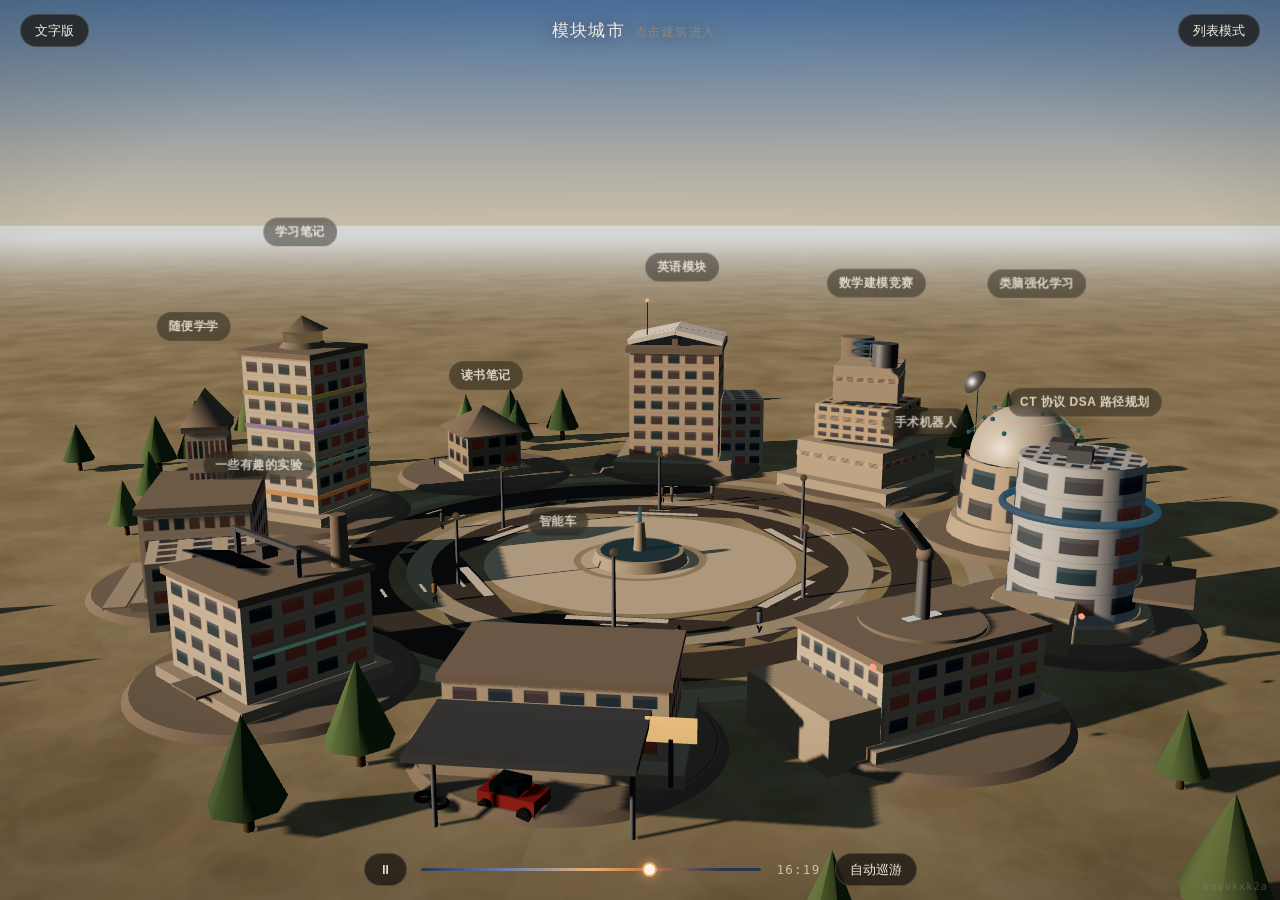
<file: index.html>
<!DOCTYPE html>
<html lang="zh-CN" data-theme="light">
<head>
<meta charset="utf-8">
<meta name="viewport" content="width=device-width, initial-scale=1">
<title>模块城市 · LGH</title>
<meta name="description" content="把主页上的模块做成一整座城市，点击建筑进入。">
<meta name="robots" content="noindex">
<link rel="stylesheet" href="city.css">
<script type="importmap">
{
  "imports": {
    "three": "./assets/vendor/three.module.min.js",
    "three/addons/": "./assets/vendor/"
  }
}
</script>
</head>
<body>

<div id="scene" aria-hidden="true"></div>
<div id="labels" aria-hidden="true"></div>

<header class="hud top">
  <a class="back" href="home/">文字版</a>
  <div class="title">模块城市<span>点击建筑进入</span></div>
  <button id="listBtn" class="ghost" type="button">列表模式</button>
  <button id="exitRoom" class="ghost" type="button" hidden>← 回到街道</button>
</header>

<aside id="card" class="card" hidden>
  <div class="card-tag" id="cardTag"></div>
  <h2 id="cardTitle"></h2>
  <p id="cardDesc"></p>
  <div class="card-actions">
    <a id="cardGo" class="primary" href="#">进入</a>
    <button id="cardClose" class="ghost" type="button">关闭</button>
  </div>
</aside>

<footer class="hud bottom">
  <button id="playBtn" class="ghost" type="button" aria-label="暂停昼夜循环">⏸</button>
  <input id="timeRange" type="range" min="0" max="24" step="0.01" value="17.6" aria-label="时间">
  <output id="clock">17:36</output>
  <button id="rotateBtn" class="ghost" type="button">自动巡游</button>
</footer>

<div id="build" title="构建版本">bmwvkxk2a</div>

<div id="hint" class="hint">拖动旋转 · 滚轮缩放 · 点击建筑</div>

<div id="loading" class="loading"><div class="spinner"></div><span>正在建城…</span></div>

<section id="fallback" class="fallback" hidden>
  <h1>模块</h1>
  <ul id="fallbackList"></ul>
  <p class="fallback-note">你的浏览器没有开启 WebGL，这里用列表方式呈现同样的内容。</p>
</section>

<script type="module" src="city.js?v=bmwvkxk2a"></script>
</body>
</html>
</file>
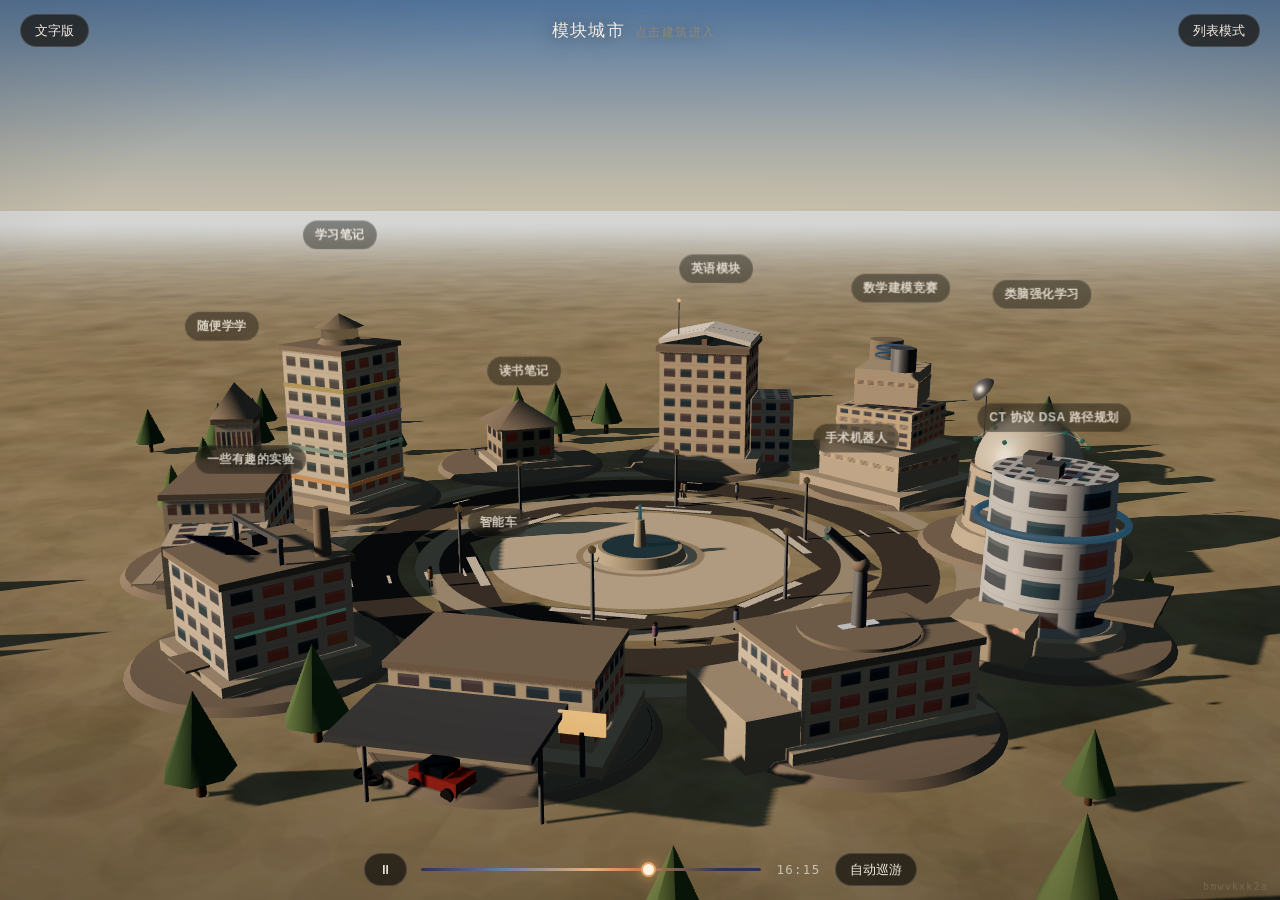
<file: city/index.html>
<!DOCTYPE html>
<html lang="zh-CN"><head><meta charset="utf-8">
<title>模块城市</title>
<meta http-equiv="refresh" content="0; url=../">
<link rel="canonical" href="../">
</head><body style="margin:0;height:100vh;display:grid;place-items:center;background:#0d1018;color:#c9c0b1;font-family:system-ui">
<p><a href="../" style="color:#e2a463">进入模块城市</a></p>
</body></html>
</file>
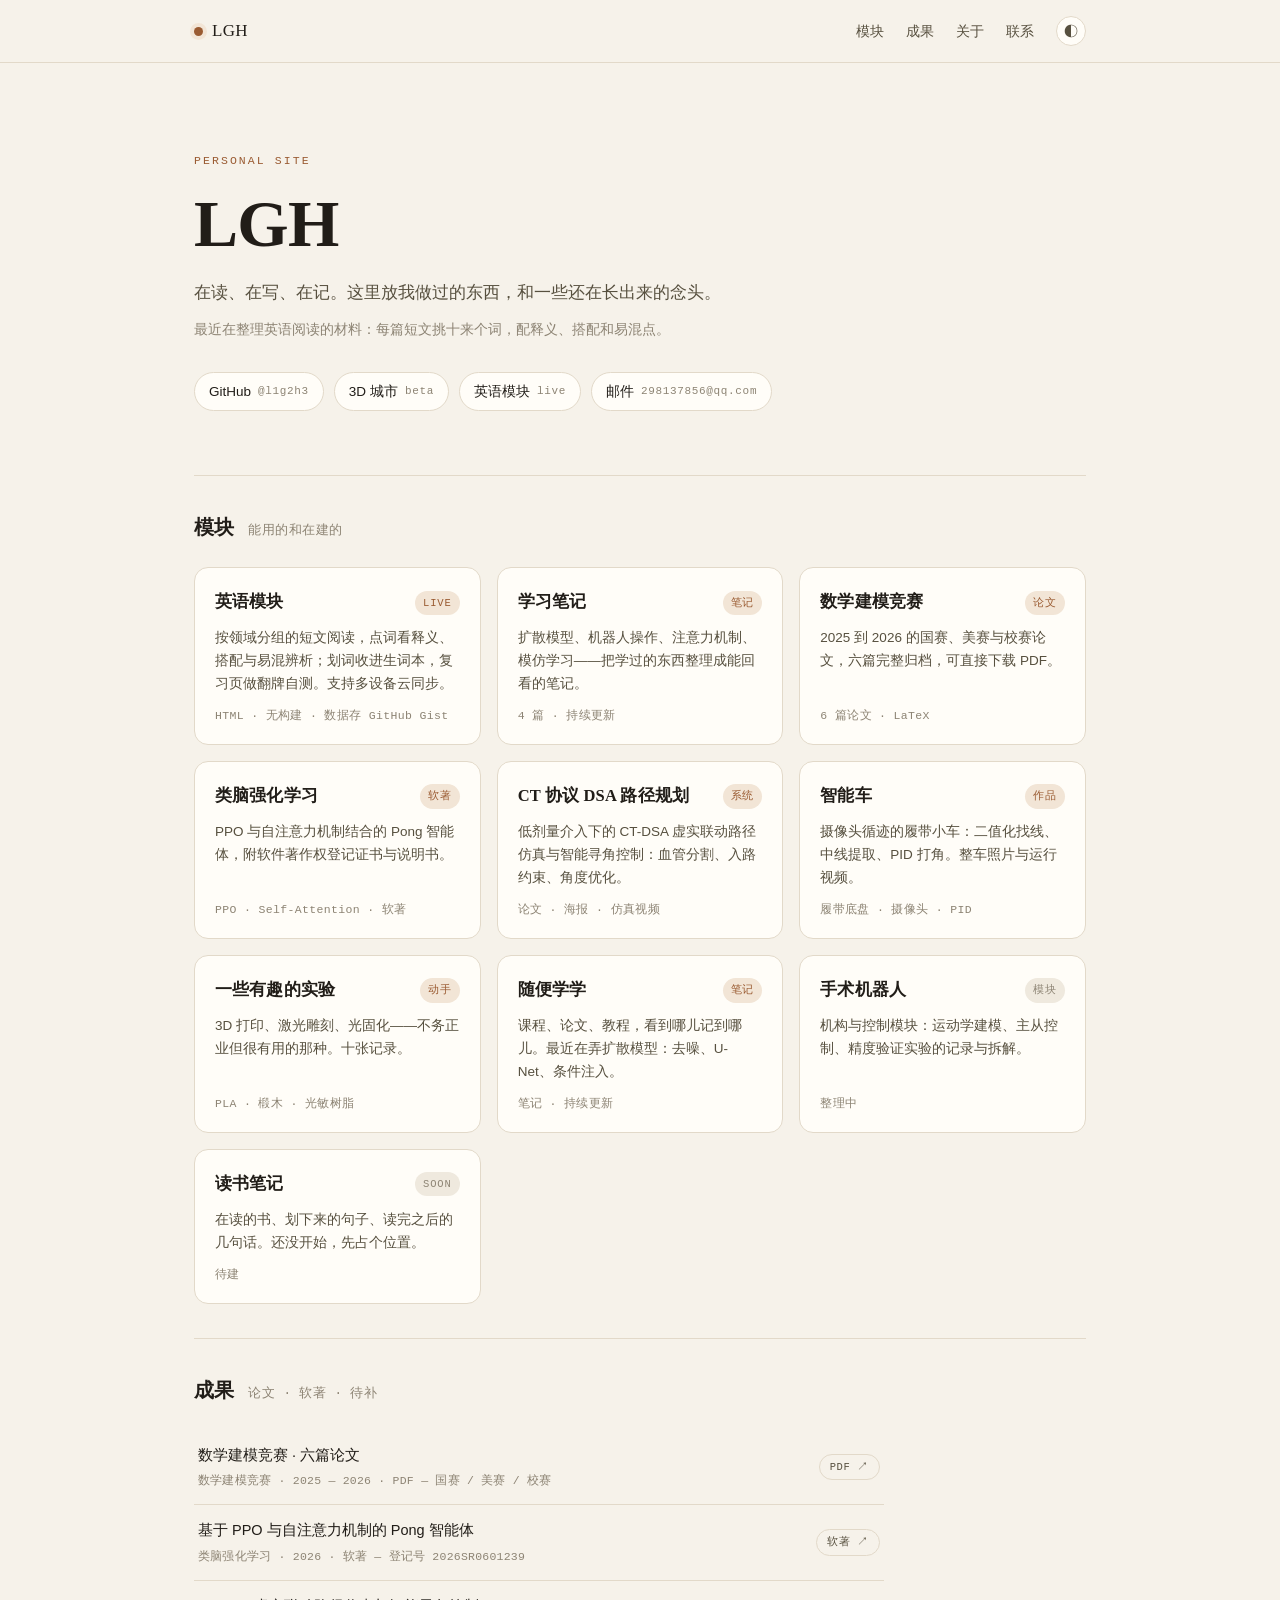
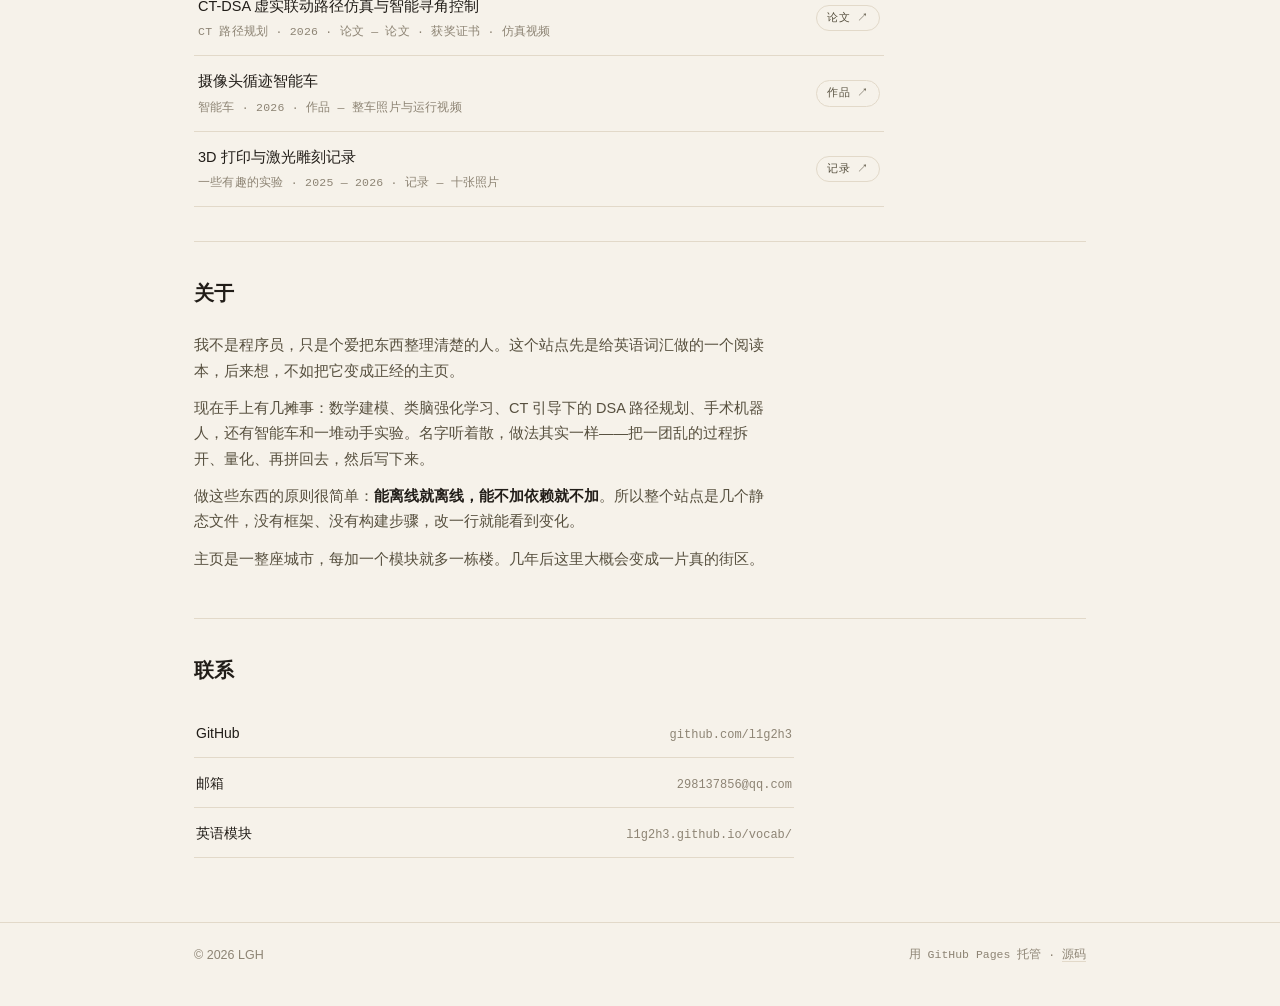
<file: home/index.html>
<!DOCTYPE html>
<html lang="zh-CN" data-theme="light">
<head>
<meta charset="utf-8">
<meta name="viewport" content="width=device-width, initial-scale=1">
<title>LGH</title>
<meta name="description" content="个人主页：阅读、词汇与一些小工具。">
<meta name="robots" content="noindex">
<link rel="stylesheet" href="../assets/home.css">
</head>
<body>

<header class="top">
  <div class="wrap top-in">
    <a class="brand" href="./">
      <span class="dot" aria-hidden="true"></span>
      <span id="brandName">LGH</span>
    </a>
    <nav class="nav">
      <a href="#work">模块</a>
      <a href="#papers">成果</a>
      <a href="#about">关于</a>
      <a href="#contact">联系</a>
      <button id="themeBtn" class="icon-btn" title="切换配色" aria-label="切换配色">◐</button>
    </nav>
  </div>
</header>

<main class="wrap">

  <section class="hero">
    <p class="eyebrow" id="heroKicker">PERSONAL SITE</p>
    <h1 class="hero-title" id="heroTitle">LGH</h1>
    <p class="hero-sub" id="heroSub">在这里放一句自我介绍。</p>
    <p class="hero-note" id="heroNote"></p>
    <div class="hero-links" id="heroLinks"></div>
  </section>

  <section id="work" class="block">
    <div class="block-head">
      <h2>模块</h2>
      <span class="block-hint">能用的和在建的</span>
    </div>
    <div class="grid" id="modules"></div>
  </section>

  <section id="papers" class="block">
    <div class="block-head">
      <h2>成果</h2>
      <span class="block-hint">论文 · 软著 · 待补</span>
    </div>
    <ul class="papers" id="paperList"></ul>
  </section>

  <section id="about" class="block">
    <div class="block-head"><h2>关于</h2></div>
    <div class="prose" id="aboutText"></div>
  </section>

  <section id="contact" class="block">
    <div class="block-head"><h2>联系</h2></div>
    <ul class="links" id="contactList"></ul>
  </section>

</main>

<footer class="foot">
  <div class="wrap foot-in">
    <span>© <span id="year">2026</span> <span id="footName">LGH</span></span>
    <span class="foot-dim">用 GitHub Pages 托管 · <a href="https://github.com/l1g2h3/l1g2h3.github.io">源码</a></span>
  </div>
</footer>

<script src="../assets/home.js"></script>
</body>
</html>
</file>
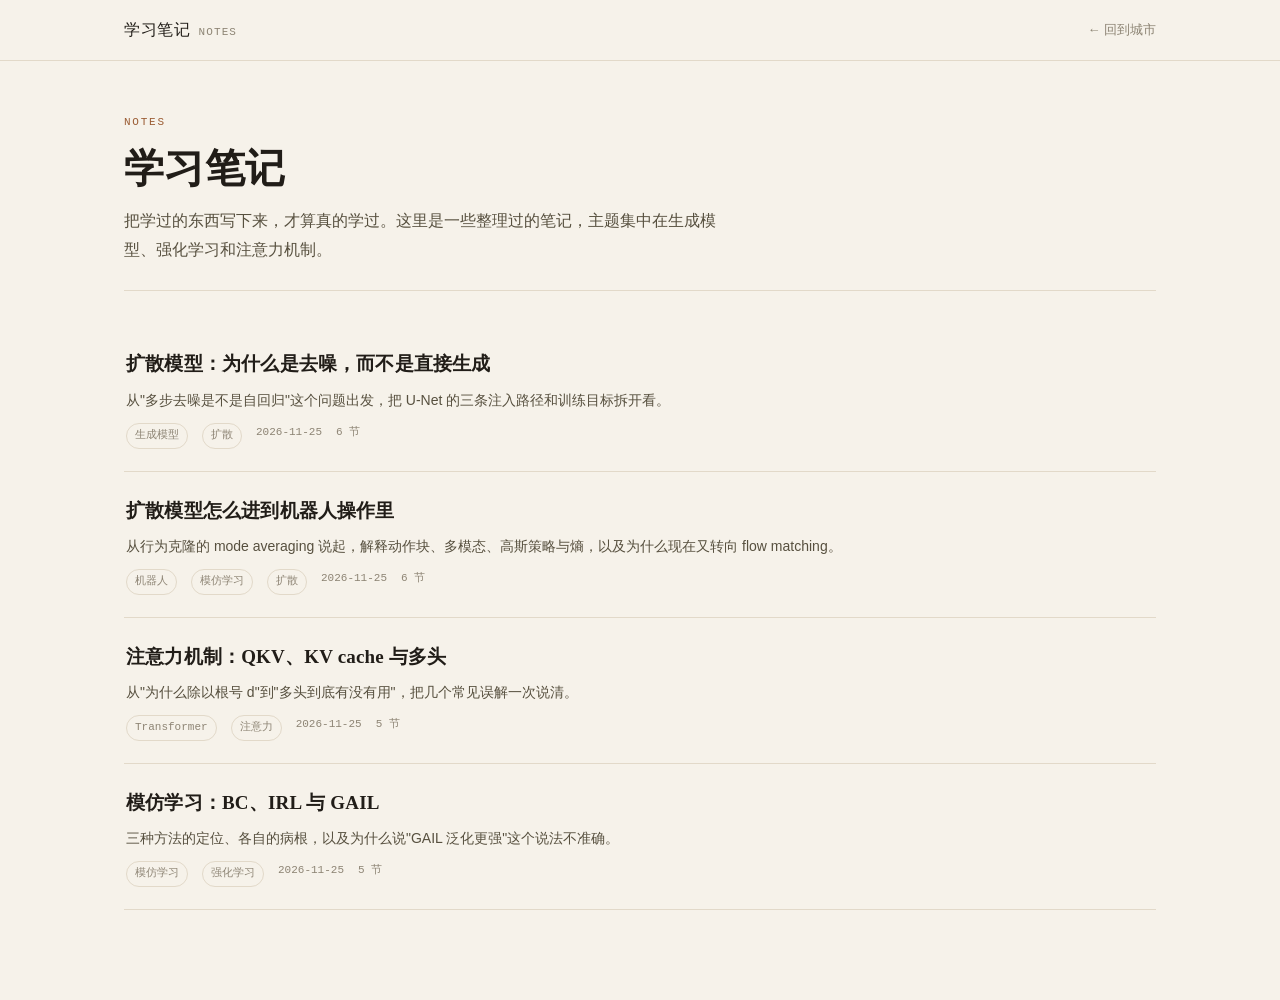
<file: notes/index.html>
<!DOCTYPE html>
<html lang="zh-CN" data-theme="light">
<head>
<meta charset="utf-8">
<meta name="viewport" content="width=device-width, initial-scale=1">
<title>学习笔记 · LGH</title>
<meta name="robots" content="noindex">
<link rel="stylesheet" href="notes.css">
</head>
<body>

<header class="top">
  <div class="top-in">
    <a class="brand" href="./">学习笔记<span>NOTES</span></a>
    <a href="../" style="font-size:13px;color:var(--ink-3)">← 回到城市</a>
  </div>
</header>

<div class="layout">
  <aside id="toc" class="toc"></aside>
  <main id="main"></main>
</div>

<script src="notes-data.js"></script>
<script src="notes.js"></script>
</body>
</html>
</file>
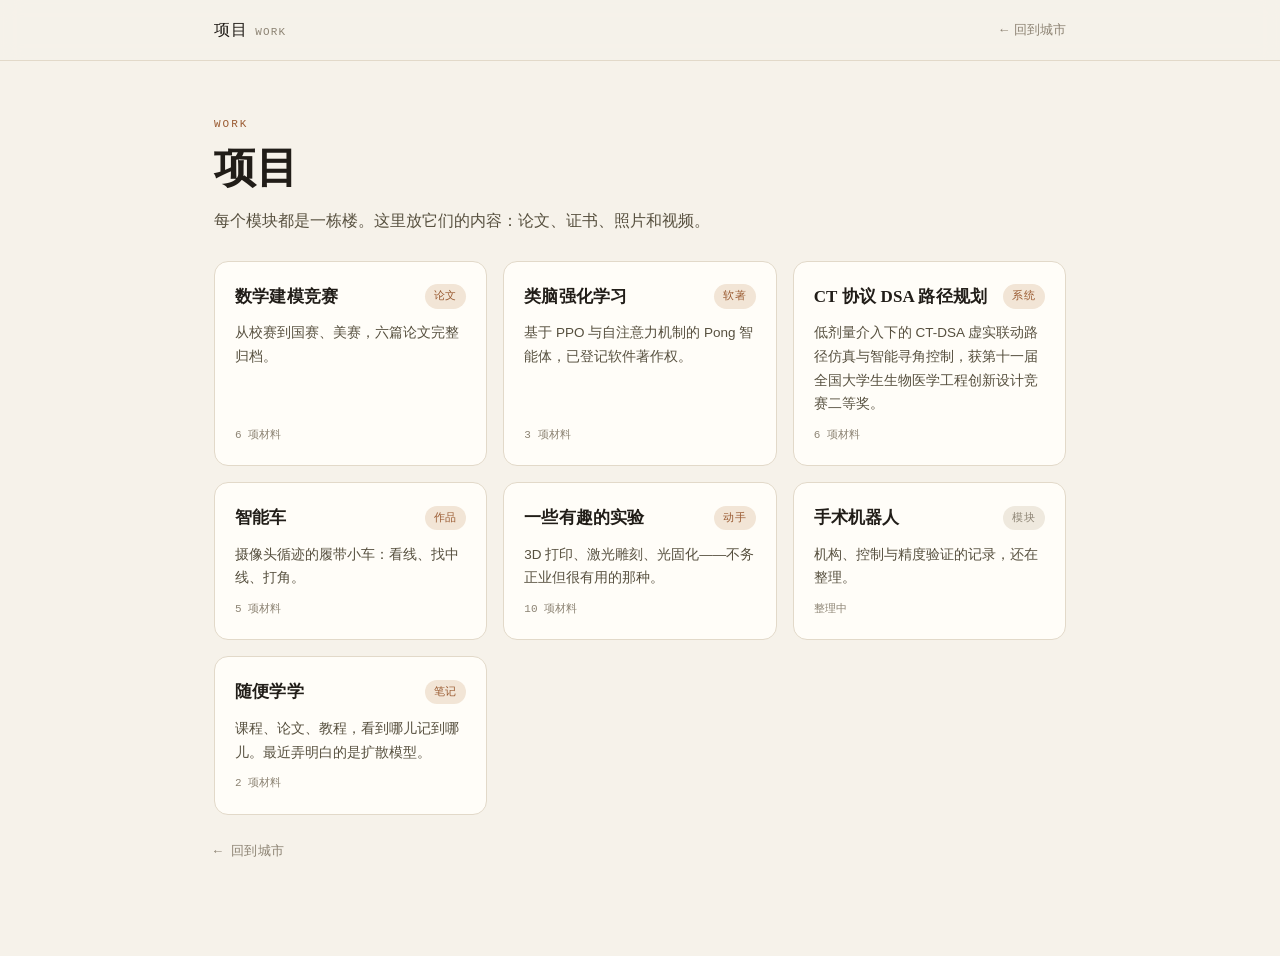
<file: work/index.html>
<!DOCTYPE html>
<html lang="zh-CN" data-theme="light">
<head>
<meta charset="utf-8">
<meta name="viewport" content="width=device-width, initial-scale=1">
<title>项目 · LGH</title>
<meta name="robots" content="noindex">
<link rel="stylesheet" href="work.css">
</head>
<body>

<header class="top">
  <div class="top-in">
    <a class="brand" href="./">项目<span>WORK</span></a>
    <a href="../" style="font-size:13px;color:var(--ink-3)">← 回到城市</a>
  </div>
</header>

<main id="main"></main>

<script src="work-data.js"></script>
<script src="work.js"></script>
</body>
</html>
</file>
<file: city.css>
/* 模块城市 — 界面层样式
   3D 场景在 canvas 里，这里只负责 HUD、标签、卡片、加载与降级列表 */

:root {
  --ink: #f2ece1;
  --ink-2: #c9c0b1;
  --ink-3: #8e8577;
  --accent: #e2a463;
  --accent-2: #f0c08a;
  --panel: rgba(22, 19, 15, .72);
  --panel-2: rgba(30, 26, 20, .86);
  --line: rgba(255, 255, 255, .14);
  --line-2: rgba(255, 255, 255, .08);
  --sans: -apple-system, BlinkMacSystemFont, "Segoe UI", "PingFang SC", "Hiragino Sans GB", "Microsoft YaHei", "Noto Sans SC", sans-serif;
  --serif: "Iowan Old Style", "Palatino Linotype", Palatino, Georgia, "Songti SC", serif;
  --mono: "SFMono-Regular", "Cascadia Mono", Consolas, monospace;
}

* { box-sizing: border-box; }
html, body { height: 100%; }
body {
  margin: 0;
  overflow: hidden;
  background: #0d1018;
  color: var(--ink);
  font-family: var(--sans);
  font-size: 14px;
  -webkit-font-smoothing: antialiased;
}

#scene { position: fixed; inset: 0; }
#scene canvas { display: block; width: 100%; height: 100%; }

/* 暗角，让画面收得住 */
body::after {
  content: ''; position: fixed; inset: 0; z-index: 4; pointer-events: none;
  background: radial-gradient(120% 90% at 50% 42%, transparent 42%, rgba(0, 0, 0, .42) 100%);
}

/* ---------- HUD ---------- */
.hud {
  position: fixed; left: 0; right: 0; z-index: 10;
  display: flex; align-items: center; gap: 14px;
  padding: 14px 20px;
  pointer-events: none;
}
.hud > * { pointer-events: auto; }
.top { top: 0; justify-content: space-between; }

.back, .ghost, .primary {
  font: inherit; font-size: 13px; line-height: 1;
  padding: 9px 14px; border-radius: 999px;
  border: 1px solid var(--line);
  background: var(--panel);
  color: var(--ink);
  backdrop-filter: blur(10px);
  text-decoration: none; cursor: pointer;
  transition: border-color .2s, background .2s, color .2s, transform .2s;
}
.back:hover, .ghost:hover { border-color: var(--accent); color: var(--accent-2); }
.primary {
  border-color: transparent;
  background: linear-gradient(180deg, #e8b077, #cf8b46);
  color: #221a10; font-weight: 600;
}
.primary:hover { transform: translateY(-1px); }
.ghost[aria-pressed="true"] { border-color: var(--accent); color: var(--accent-2); }

.title {
  font-family: var(--serif); font-size: 17px; letter-spacing: .08em;
  display: flex; align-items: baseline; gap: 10px;
  text-shadow: 0 2px 18px rgba(0, 0, 0, .5);
}
.title span {
  font-family: var(--sans); font-size: 11.5px; letter-spacing: .12em;
  color: var(--ink-3); text-transform: uppercase;
}

.bottom { bottom: 0; justify-content: center; gap: 12px; flex-wrap: wrap; }
#timeRange {
  -webkit-appearance: none; appearance: none;
  width: min(46vw, 340px); height: 3px; border-radius: 2px;
  background: linear-gradient(90deg, #2a3550, #6b7fa8 25%, #e8b077 50%, #d2864a 62%, #2a3550 88%);
  outline: none; cursor: pointer;
}
#timeRange::-webkit-slider-thumb {
  -webkit-appearance: none; width: 15px; height: 15px; border-radius: 50%;
  background: #fff3e0; border: 2px solid var(--accent);
  box-shadow: 0 0 12px rgba(226, 164, 99, .8); cursor: grab;
}
#timeRange::-moz-range-thumb {
  width: 13px; height: 13px; border-radius: 50%; background: #fff3e0;
  border: 2px solid var(--accent); box-shadow: 0 0 12px rgba(226, 164, 99, .8);
}
#clock {
  font-family: var(--mono); font-size: 12.5px; letter-spacing: .1em;
  color: var(--ink-2); min-width: 48px; text-align: center;
}

.hint {
  position: fixed; left: 50%; bottom: 76px; transform: translateX(-50%);
  z-index: 9; font-family: var(--mono); font-size: 11px; letter-spacing: .1em;
  color: var(--ink-3); text-align: center; pointer-events: none;
  transition: opacity .6s;
}

/* ---------- 建筑标签 ---------- */
#labels { position: fixed; inset: 0; z-index: 5; pointer-events: none; overflow: hidden; }
.label {
  position: absolute; transform: translate(-50%, -50%);
  padding: 5px 11px; border-radius: 999px;
  background: rgba(18, 16, 12, .55); border: 1px solid var(--line-2);
  backdrop-filter: blur(6px);
  font-size: 12px; letter-spacing: .04em; white-space: nowrap; color: var(--ink-2);
  transition: opacity .3s, color .2s, border-color .2s, background .2s;
}
.label b { font-weight: 600; color: var(--ink); }
.label.soon { color: var(--ink-3); border-style: dashed; }
.label.active { border-color: var(--accent); color: var(--accent-2); background: rgba(30, 22, 14, .8); }

/* ---------- 模块卡片 ---------- */
.card {
  position: fixed; right: 22px; bottom: 84px; z-index: 12;
  width: min(340px, calc(100vw - 44px));
  padding: 20px 22px 18px;
  border-radius: 16px;
  background: var(--panel-2); border: 1px solid var(--line);
  backdrop-filter: blur(16px);
  box-shadow: 0 30px 70px -30px rgba(0, 0, 0, .9);
  animation: rise .28s ease both;
}
@keyframes rise { from { opacity: 0; transform: translateY(10px); } }
.card-tag {
  display: inline-block; font-family: var(--mono); font-size: 10.5px; letter-spacing: .1em;
  padding: 3px 9px; border-radius: 999px; color: var(--accent);
  background: rgba(226, 164, 99, .14); border: 1px solid rgba(226, 164, 99, .3);
}
.card h2 { margin: 12px 0 8px; font-family: var(--serif); font-size: 20px; font-weight: 600; }
.card p { margin: 0 0 18px; font-size: 13px; line-height: 1.7; color: var(--ink-2); }
.card-actions { display: flex; gap: 9px; align-items: center; }

/* ---------- 加载 ---------- */
.loading {
  position: fixed; inset: 0; z-index: 30; display: grid; place-content: center; gap: 16px;
  justify-items: center; background: #0d1018;
  transition: opacity .7s ease; font-family: var(--mono); font-size: 12px; letter-spacing: .14em;
  color: var(--ink-3);
}
.loading.done { opacity: 0; pointer-events: none; }
.spinner {
  width: 26px; height: 26px; border-radius: 50%;
  border: 2px solid rgba(255, 255, 255, .12); border-top-color: var(--accent);
  animation: spin .9s linear infinite;
}
@keyframes spin { to { transform: rotate(360deg); } }

/* ---------- 降级列表 ---------- */
.fallback {
  position: fixed; inset: 0; z-index: 20; overflow: auto;
  padding: 84px 24px 60px; background: #0f1219;
}
.fallback h1 { font-family: var(--serif); font-weight: 600; margin: 0 0 26px; }
.fallback ul { list-style: none; margin: 0; padding: 0; max-width: 620px; }
.fallback li { border-bottom: 1px solid var(--line-2); }
.fallback a {
  display: flex; justify-content: space-between; gap: 16px;
  padding: 15px 4px; color: var(--ink); text-decoration: none;
}
.fallback a:hover { color: var(--accent); }
.fallback .note { font-family: var(--mono); font-size: 11px; color: var(--ink-3); padding-top: 22px; }
.fallback-note { font-size: 12px; color: var(--ink-3); }

@media (max-width: 640px) {
  .hud { padding: 10px 12px; }
  .title { font-size: 15px; }
  .title span { display: none; }
  .bottom { gap: 8px; padding-bottom: 10px; }
  #timeRange { width: 52vw; }
  .card { right: 12px; left: 12px; bottom: 76px; width: auto; }
  .hint { display: none; }
}

@media (prefers-reduced-motion: reduce) {
  .loading, .card { animation: none; transition: none; }
}

/* ---------- 行人 / 房间标签 ---------- */
.label.ped {
  font-size: 10.5px; padding: 3px 8px;
  background: rgba(16, 14, 11, .42); border-color: rgba(255, 255, 255, .1);
  color: var(--ink-3);
}
.label.ped b { font-weight: 500; color: var(--ink-2); }
.label.ped.active { border-color: var(--accent); color: var(--accent-2); background: rgba(30, 22, 14, .85); }
.label.room { font-size: 11px; padding: 4px 9px; }
.label.room.active { border-color: var(--accent); color: var(--accent-2); }

#exitRoom { position: fixed; top: 68px; left: 20px; z-index: 11; }

#build {
  position: fixed; right: 12px; bottom: 8px; z-index: 9;
  font-family: var(--mono); font-size: 10px; letter-spacing: .12em;
  color: var(--ink-3); opacity: .45; pointer-events: none;
}
</file>
<file: assets/home.css>
/* 个人主页 — 样式
   配色与词汇页同一套 token，切换时两边观感一致。 */

:root {
  --bg:        #f6f2ea;
  --bg-2:      #efe9de;
  --surface:   #fffdf8;
  --ink:       #211d18;
  --ink-2:     #57503f;
  --ink-3:     #8d8474;
  --line:      #e2d9c9;
  --accent:    #9a5b32;
  --accent-2:  #b8763f;
  --accent-bg: #f2e5d6;
  --shadow:    0 1px 2px rgba(40, 30, 15, .05), 0 10px 30px -14px rgba(40, 30, 15, .22);
  --serif-en:  "Iowan Old Style", "Palatino Linotype", Palatino, "Book Antiqua", Georgia, serif;
  --serif-zh:  "Songti SC", "Noto Serif CJK SC", "Source Han Serif SC", "SimSun", serif;
  --sans: -apple-system, BlinkMacSystemFont, "Segoe UI", "PingFang SC", "Hiragino Sans GB", "Microsoft YaHei", "Noto Sans SC", sans-serif;
  --mono: "SFMono-Regular", "Cascadia Mono", Consolas, monospace;
  --w: 940px;
  --radius: 14px;
}

html[data-theme="dark"] {
  --bg:        #14120f;
  --bg-2:      #1a1712;
  --surface:   #1d1a15;
  --ink:       #ece5d8;
  --ink-2:     #bdb3a2;
  --ink-3:     #8b8171;
  --line:      #322c23;
  --accent:    #d99a63;
  --accent-2:  #e6ad7b;
  --accent-bg: #33261a;
  --shadow:    0 1px 2px rgba(0, 0, 0, .4), 0 10px 30px -14px rgba(0, 0, 0, .7);
}

*, *::before, *::after { box-sizing: border-box; }
html { -webkit-text-size-adjust: 100%; scroll-behavior: smooth; }
body {
  margin: 0;
  background: var(--bg);
  color: var(--ink);
  font-family: var(--sans);
  font-size: 15px;
  line-height: 1.75;
  -webkit-font-smoothing: antialiased;
}
a { color: inherit; text-decoration: none; }
button { font: inherit; color: inherit; cursor: pointer; }
h1, h2, h3 { font-family: var(--serif-zh); font-weight: 600; letter-spacing: .01em; }

.wrap { width: 100%; max-width: var(--w); margin: 0 auto; padding: 0 24px; }

/* ---------- 顶栏 ---------- */
.top {
  position: sticky; top: 0; z-index: 10;
  background: color-mix(in srgb, var(--bg) 88%, transparent);
  backdrop-filter: blur(10px);
  border-bottom: 1px solid var(--line);
}
.top-in { display: flex; align-items: center; justify-content: space-between; height: 62px; }
.brand { display: flex; align-items: center; gap: 9px; font-family: var(--serif-en); font-size: 17px; letter-spacing: .02em; }
.dot { width: 9px; height: 9px; border-radius: 50%; background: var(--accent); box-shadow: 0 0 0 4px var(--accent-bg); }
.nav { display: flex; align-items: center; gap: 22px; font-size: 14px; color: var(--ink-2); }
.nav a { position: relative; padding: 4px 0; }
.nav a::after {
  content: ""; position: absolute; left: 0; right: 0; bottom: -1px; height: 1px;
  background: var(--accent); transform: scaleX(0); transform-origin: left; transition: transform .22s ease;
}
.nav a:hover { color: var(--ink); }
.nav a:hover::after { transform: scaleX(1); }
.icon-btn {
  width: 30px; height: 30px; border-radius: 50%;
  border: 1px solid var(--line); background: var(--surface);
  display: grid; place-items: center; font-size: 14px; line-height: 1;
  transition: border-color .2s, transform .2s;
}
.icon-btn:hover { border-color: var(--accent); transform: rotate(180deg); }

/* ---------- hero ---------- */
.hero { padding: 88px 0 64px; }
.eyebrow {
  margin: 0 0 18px; font-family: var(--mono); font-size: 11.5px;
  letter-spacing: .18em; color: var(--accent); text-transform: uppercase;
}
.hero-title {
  margin: 0; font-family: var(--serif-en); font-size: clamp(42px, 7vw, 66px);
  line-height: 1.05; font-weight: 600; letter-spacing: -.01em;
}
.hero-sub { margin: 20px 0 0; font-size: 17px; color: var(--ink-2); max-width: 34em; }
.hero-note { margin: 10px 0 0; font-size: 13.5px; color: var(--ink-3); }
.hero-links { display: flex; flex-wrap: wrap; gap: 10px; margin-top: 30px; }

.chip {
  display: inline-flex; align-items: center; gap: 7px;
  padding: 7px 14px; border-radius: 999px; font-size: 13.5px;
  border: 1px solid var(--line); background: var(--surface);
  transition: border-color .2s, transform .2s, box-shadow .2s;
}
.chip:hover { border-color: var(--accent); transform: translateY(-1px); box-shadow: var(--shadow); }
.chip .k { color: var(--ink-3); font-family: var(--mono); font-size: 11px; letter-spacing: .06em; }

/* ---------- 区块 ---------- */
.block { padding: 34px 0; border-top: 1px solid var(--line); }
.block-head { display: flex; align-items: baseline; gap: 14px; margin-bottom: 22px; }
.block-head h2 { margin: 0; font-size: 20px; }
.block-hint { font-size: 12.5px; color: var(--ink-3); font-family: var(--mono); letter-spacing: .04em; }

.grid { display: grid; grid-template-columns: repeat(auto-fill, minmax(268px, 1fr)); gap: 16px; }

.card {
  display: flex; flex-direction: column; gap: 10px;
  padding: 20px 20px 18px; border-radius: var(--radius);
  background: var(--surface); border: 1px solid var(--line);
  transition: transform .2s, box-shadow .2s, border-color .2s;
}
a.card:hover { transform: translateY(-3px); box-shadow: var(--shadow); border-color: var(--accent); }
.card-top { display: flex; align-items: center; justify-content: space-between; gap: 10px; }
.card-title { margin: 0; font-size: 16.5px; font-family: var(--serif-zh); }
.card-tag {
  font-family: var(--mono); font-size: 10.5px; letter-spacing: .08em;
  padding: 3px 8px; border-radius: 999px; color: var(--accent);
  background: var(--accent-bg); white-space: nowrap;
}
.card-tag.soon { color: var(--ink-3); background: var(--bg-2); }
.card-tag.plain { color: var(--ink-2); background: var(--bg-2); border: 1px solid var(--line); }
.card-desc { margin: 0; font-size: 13.5px; color: var(--ink-2); line-height: 1.7; }
.card-foot { margin-top: auto; font-family: var(--mono); font-size: 11.5px; color: var(--ink-3); letter-spacing: .03em; }

.prose { max-width: 40em; color: var(--ink-2); font-size: 14.5px; }
.prose p { margin: 0 0 12px; }
.prose strong { color: var(--ink); font-weight: 600; }

.links { list-style: none; margin: 0; padding: 0; display: grid; gap: 2px; max-width: 40em; }
.links a {
  display: flex; align-items: baseline; justify-content: space-between; gap: 16px;
  padding: 11px 2px; border-bottom: 1px solid var(--line); font-size: 14px;
  transition: color .18s, padding-left .18s;
}
.links a:hover { color: var(--accent); padding-left: 6px; }
.links .val { font-family: var(--mono); font-size: 12px; color: var(--ink-3); }

/* ---------- 成果清单 ---------- */
.papers { list-style: none; margin: 0; padding: 0; display: grid; gap: 0; max-width: 46em; }
.paper {
  display: flex; align-items: center; justify-content: space-between; gap: 18px;
  padding: 13px 4px; border-bottom: 1px solid var(--line);
  transition: padding-left .18s, color .18s;
}
a.paper:hover { padding-left: 12px; color: var(--accent); }
.paper-main { min-width: 0; }
.paper-title { font-size: 14.5px; }
.paper-meta { margin-top: 3px; font-family: var(--mono); font-size: 11.5px; color: var(--ink-3); letter-spacing: .02em; }
.paper-badge {
  flex: none; padding: 3px 10px; border-radius: 999px; border: 1px solid var(--line);
  font-family: var(--mono); font-size: 10.5px; letter-spacing: .06em; color: var(--ink-2); white-space: nowrap;
}
a.paper:hover .paper-badge { border-color: var(--accent); color: var(--accent); }
.paper-badge.pending { color: var(--ink-3); border-style: dashed; }

.foot { border-top: 1px solid var(--line); margin-top: 30px; padding: 22px 0 40px; }
.foot-in { display: flex; justify-content: space-between; gap: 14px; flex-wrap: wrap; font-size: 12.5px; color: var(--ink-3); }
.foot a { border-bottom: 1px solid var(--line); }
.foot a:hover { color: var(--accent); border-color: var(--accent); }
.foot-dim { font-family: var(--mono); font-size: 11.5px; }

@media (max-width: 640px) {
  .hero { padding: 60px 0 44px; }
  .nav { gap: 14px; }
  .nav a { font-size: 13px; }
  .block { padding: 26px 0; }
}

@media (prefers-reduced-motion: reduce) {
  * { transition: none !important; animation: none !important; }
  html { scroll-behavior: auto; }
}
</file>
<file: notes/notes.css>
/* 学习笔记 — 与站点同一套配色 */

:root {
  --bg: #f6f2ea; --bg-2: #efe9de; --surface: #fffdf8;
  --ink: #211d18; --ink-2: #57503f; --ink-3: #8d8474;
  --line: #e2d9c9; --accent: #9a5b32; --accent-bg: #f2e5d6;
  --serif: "Iowan Old Style", "Palatino Linotype", Palatino, Georgia, "Songti SC", "Noto Serif CJK SC", serif;
  --sans: -apple-system, BlinkMacSystemFont, "Segoe UI", "PingFang SC", "Hiragino Sans GB", "Microsoft YaHei", "Noto Sans SC", sans-serif;
  --mono: "SFMono-Regular", "Cascadia Mono", Consolas, monospace;
  --w: 1080px;
}
html[data-theme="dark"] {
  --bg: #14120f; --bg-2: #1a1712; --surface: #1d1a15;
  --ink: #ece5d8; --ink-2: #bdb3a2; --ink-3: #8b8171;
  --line: #322c23; --accent: #d99a63; --accent-bg: #33261a;
}

*, *::before, *::after { box-sizing: border-box; }
body {
  margin: 0; background: var(--bg); color: var(--ink);
  font-family: var(--sans); font-size: 15.5px; line-height: 1.8;
  -webkit-font-smoothing: antialiased;
}
a { color: inherit; text-decoration: none; }
h1, h2, h3 { font-family: var(--serif); font-weight: 600; letter-spacing: .01em; }

.top {
  position: sticky; top: 0; z-index: 20;
  background: color-mix(in srgb, var(--bg) 92%, transparent);
  backdrop-filter: blur(10px); border-bottom: 1px solid var(--line);
}
.top-in { max-width: var(--w); margin: 0 auto; padding: 0 24px; height: 60px; display: flex; align-items: center; justify-content: space-between; gap: 16px; }
.brand { font-family: var(--serif); font-size: 16px; letter-spacing: .04em; }
.brand span { color: var(--ink-3); font-family: var(--mono); font-size: 11px; letter-spacing: .1em; margin-left: 8px; }
.top a:hover { color: var(--accent); }

.layout { max-width: var(--w); margin: 0 auto; padding: 0 24px; display: grid; grid-template-columns: 1fr; gap: 40px; }
@media (min-width: 900px) {
  .layout { grid-template-columns: 200px 1fr; align-items: start; }
}

/* 目录 */
.toc { display: none; }
@media (min-width: 900px) {
  .toc {
    display: block; position: sticky; top: 84px;
    padding: 4px 0; border-left: 1px solid var(--line);
  }
  .toc a {
    display: block; padding: 4px 0 4px 14px; margin-left: -1px;
    border-left: 2px solid transparent;
    font-size: 12.8px; color: var(--ink-3); line-height: 1.55;
  }
  .toc a:hover { color: var(--ink); border-left-color: var(--accent); }
  .toc .toc-title {
    font-family: var(--mono); font-size: 10.5px; letter-spacing: .14em;
    color: var(--ink-3); padding-left: 14px; margin-bottom: 10px; text-transform: uppercase;
  }
}

main { padding-bottom: 90px; min-width: 0; }
.layout.single { grid-template-columns: 1fr; }

/* 文章头 */
.head { padding: 52px 0 26px; border-bottom: 1px solid var(--line); margin-bottom: 34px; }
.eyebrow { margin: 0 0 12px; font-family: var(--mono); font-size: 11px; letter-spacing: .16em; text-transform: uppercase; color: var(--accent); }
.head h1 { margin: 0 0 14px; font-size: clamp(28px, 4.4vw, 40px); line-height: 1.2; }
.lead { margin: 0; font-size: 16px; color: var(--ink-2); max-width: 38em; }
.meta { display: flex; flex-wrap: wrap; gap: 8px 14px; margin-top: 18px; font-family: var(--mono); font-size: 11px; color: var(--ink-3); }
.tag { padding: 2px 8px; border: 1px solid var(--line); border-radius: 999px; }

/* 正文 */
section { margin-bottom: 40px; scroll-margin-top: 84px; }
section h2 { font-size: 21px; margin: 0 0 14px; padding-bottom: 8px; border-bottom: 1px solid var(--line); }
section p { margin: 0 0 14px; color: var(--ink-2); }
section p:last-child { margin-bottom: 0; }
b { color: var(--ink); font-weight: 600; }
code {
  font-family: var(--mono); font-size: .88em; padding: 1px 5px; border-radius: 4px;
  background: var(--bg-2); border: 1px solid var(--line);
}
ul, ol { margin: 0 0 14px; padding-left: 1.3em; color: var(--ink-2); }
li { margin-bottom: 7px; }
li::marker { color: var(--ink-3); }

.formula {
  margin: 18px 0; padding: 16px 18px;
  background: var(--surface); border: 1px solid var(--line); border-left: 3px solid var(--accent);
  border-radius: 8px; font-family: var(--mono); font-size: 13.5px; line-height: 1.9;
  color: var(--ink); overflow-x: auto; white-space: pre-wrap;
}

pre {
  margin: 18px 0; padding: 16px 18px; border-radius: 10px;
  background: #1d1a15; color: #e6ddcd; border: 1px solid #322c23;
  font-family: var(--mono); font-size: 12.8px; line-height: 1.75; overflow-x: auto;
}
pre .c { color: #8b8171; }

.callout {
  margin: 20px 0; padding: 14px 16px; border-radius: 10px;
  background: var(--accent-bg); border: 1px solid color-mix(in srgb, var(--accent) 30%, transparent);
  font-size: 14px; color: var(--ink-2);
}
.callout b { color: var(--accent); }

table { width: 100%; border-collapse: collapse; margin: 18px 0; font-size: 13.8px; }
th, td { text-align: left; padding: 9px 12px; border-bottom: 1px solid var(--line); vertical-align: top; }
th { font-family: var(--mono); font-size: 11px; letter-spacing: .06em; color: var(--ink-3); text-transform: uppercase; font-weight: 500; }
td { color: var(--ink-2); }
tbody tr:hover td { background: var(--bg-2); }

.pager { display: flex; justify-content: space-between; gap: 16px; margin-top: 50px; padding-top: 22px; border-top: 1px solid var(--line); font-size: 13.5px; }
.pager a { color: var(--ink-2); max-width: 46%; }
.pager a:hover { color: var(--accent); }
.pager .right { text-align: right; margin-left: auto; }
.pager .k { display: block; font-family: var(--mono); font-size: 10.5px; color: var(--ink-3); letter-spacing: .1em; margin-bottom: 3px; }

/* 索引 */
.list { display: grid; gap: 0; margin-top: 8px; }
.item { display: block; padding: 22px 2px; border-bottom: 1px solid var(--line); transition: padding-left .18s; }
.item:hover { padding-left: 10px; }
.item:hover h2 { color: var(--accent); }
.item h2 { margin: 0 0 6px; font-size: 19px; transition: color .18s; }
.item p { margin: 0 0 10px; font-size: 14px; color: var(--ink-2); }
.item .meta { margin: 0; }
</file>
<file: work/work.css>
/* 项目内容页 — 与主页同一套配色 */

:root {
  --bg: #f6f2ea; --bg-2: #efe9de; --surface: #fffdf8;
  --ink: #211d18; --ink-2: #57503f; --ink-3: #8d8474;
  --line: #e2d9c9; --accent: #9a5b32; --accent-bg: #f2e5d6;
  --serif: "Iowan Old Style", "Palatino Linotype", Palatino, Georgia, "Songti SC", "Noto Serif CJK SC", serif;
  --sans: -apple-system, BlinkMacSystemFont, "Segoe UI", "PingFang SC", "Hiragino Sans GB", "Microsoft YaHei", "Noto Sans SC", sans-serif;
  --mono: "SFMono-Regular", "Cascadia Mono", Consolas, monospace;
  --w: 900px;
}
html[data-theme="dark"] {
  --bg: #14120f; --bg-2: #1a1712; --surface: #1d1a15;
  --ink: #ece5d8; --ink-2: #bdb3a2; --ink-3: #8b8171;
  --line: #322c23; --accent: #d99a63; --accent-bg: #33261a;
}

*, *::before, *::after { box-sizing: border-box; }
body {
  margin: 0; background: var(--bg); color: var(--ink);
  font-family: var(--sans); font-size: 15px; line-height: 1.75;
  -webkit-font-smoothing: antialiased;
}
a { color: inherit; text-decoration: none; }
h1, h2 { font-family: var(--serif); font-weight: 600; letter-spacing: .01em; }

.top {
  position: sticky; top: 0; z-index: 10;
  background: color-mix(in srgb, var(--bg) 90%, transparent);
  backdrop-filter: blur(10px); border-bottom: 1px solid var(--line);
}
.top-in { max-width: var(--w); margin: 0 auto; padding: 0 24px; height: 60px; display: flex; align-items: center; justify-content: space-between; }
.brand { font-family: var(--serif); font-size: 16px; letter-spacing: .04em; }
.brand span { color: var(--ink-3); font-family: var(--mono); font-size: 11px; letter-spacing: .1em; margin-left: 8px; }
.top a:hover { color: var(--accent); }

main { max-width: var(--w); margin: 0 auto; padding: 0 24px 80px; }

.head { padding: 54px 0 26px; }
.eyebrow { margin: 0 0 10px; font-family: var(--mono); font-size: 11px; letter-spacing: .18em; text-transform: uppercase; color: var(--accent); }
.head h1 { margin: 0 0 14px; font-size: clamp(30px, 5vw, 42px); line-height: 1.15; }
.sub { margin: 0; font-size: 16px; color: var(--ink-2); max-width: 40em; }
.up { display: inline-block; margin-bottom: 18px; font-size: 13px; color: var(--ink-3); font-family: var(--mono); letter-spacing: .04em; }
.up:hover { color: var(--accent); }

.meta { display: flex; flex-wrap: wrap; gap: 28px; margin: 26px 0 0; padding: 18px 0 0; border-top: 1px solid var(--line); }
.meta div { margin: 0; }
.meta dt { font-family: var(--mono); font-size: 10.5px; letter-spacing: .1em; color: var(--ink-3); text-transform: uppercase; }
.meta dd { margin: 3px 0 0; font-size: 13.5px; }

.block { padding: 30px 0; border-top: 1px solid var(--line); }
.block h2 { font-size: 19px; margin: 0 0 18px; }
.prose { max-width: 40em; color: var(--ink-2); font-size: 14.8px; }
.prose p { margin: 0 0 14px; }
.prose p:last-child { margin-bottom: 0; }

/* 列表页 */
.grid { display: grid; grid-template-columns: repeat(auto-fill, minmax(260px, 1fr)); gap: 16px; }
.card {
  display: flex; flex-direction: column; gap: 10px; padding: 20px;
  background: var(--surface); border: 1px solid var(--line); border-radius: 14px;
  transition: transform .2s, box-shadow .2s, border-color .2s;
}
.card:hover { transform: translateY(-3px); border-color: var(--accent); box-shadow: 0 14px 34px -18px rgba(40, 30, 15, .4); }
.card-top { display: flex; align-items: center; justify-content: space-between; gap: 10px; }
.card h2 { margin: 0; font-size: 17px; }
.card p { margin: 0; font-size: 13.5px; color: var(--ink-2); }
.tag {
  font-family: var(--mono); font-size: 10.5px; letter-spacing: .08em;
  padding: 3px 9px; border-radius: 999px; color: var(--accent); background: var(--accent-bg); white-space: nowrap;
}
.tag.soon { color: var(--ink-3); background: var(--bg-2); }
.foot { margin-top: auto; font-family: var(--mono); font-size: 11px; color: var(--ink-3); }

/* 照片 */
.gallery { display: grid; grid-template-columns: repeat(auto-fill, minmax(220px, 1fr)); gap: 12px; }
.shot {
  position: relative; padding: 0; border: 1px solid var(--line); border-radius: 12px;
  overflow: hidden; background: var(--bg-2); cursor: zoom-in; aspect-ratio: 4 / 3;
}
.shot img { width: 100%; height: 100%; object-fit: cover; display: block; transition: transform .4s; }
.shot:hover img { transform: scale(1.04); }
.shot span {
  position: absolute; left: 0; right: 0; bottom: 0; padding: 20px 12px 8px;
  font-size: 11.5px; color: #fff; text-align: left;
  background: linear-gradient(transparent, rgba(0, 0, 0, .6));
}

/* 视频 */
.videos { display: grid; grid-template-columns: repeat(auto-fill, minmax(300px, 1fr)); gap: 16px; }
.videos figure { margin: 0; }
.videos video { width: 100%; border-radius: 12px; background: #000; display: block; }
.videos figcaption { margin-top: 8px; font-size: 12.5px; color: var(--ink-3); }
.videos figcaption em { display: block; font-style: normal; font-size: 11.5px; color: var(--ink-3); opacity: .8; margin-top: 2px; }

/* 文件 */
.files { list-style: none; margin: 0; padding: 0; }
.files li { border-bottom: 1px solid var(--line); }
.files a { display: flex; justify-content: space-between; align-items: flex-start; gap: 18px; padding: 14px 2px; transition: color .18s, padding-left .18s; }
.files a:hover { color: var(--accent); padding-left: 8px; }
.fbody { display: flex; flex-direction: column; gap: 3px; min-width: 0; }
.fname { font-size: 14px; }
.fdesc { font-size: 12.8px; line-height: 1.65; color: var(--ink-3); max-width: 44em; }
.files a:hover .fdesc { color: var(--ink-2); }
.fmeta { flex: none; font-family: var(--mono); font-size: 11px; color: var(--ink-3); padding-top: 2px; }

.empty { padding: 26px 0; color: var(--ink-3); font-size: 14px; }

.pager { display: flex; justify-content: space-between; gap: 16px; margin-top: 40px; padding-top: 20px; border-top: 1px solid var(--line); font-size: 13.5px; }
.pager a { color: var(--ink-2); }
.pager a:hover { color: var(--accent); }
.back { margin-top: 26px; font-size: 13px; color: var(--ink-3); font-family: var(--mono); letter-spacing: .04em; }
.back a:hover { color: var(--accent); }

/* 灯箱 */
.lightbox[hidden] { display: none; }
.lightbox {
  position: fixed; inset: 0; z-index: 50; display: grid; place-items: center;
  padding: 40px; background: rgba(12, 10, 8, .92); cursor: zoom-out;
}
.lightbox img { max-width: 100%; max-height: calc(100vh - 120px); border-radius: 8px; }
.lightbox p { margin: 14px 0 0; color: #ddd3c4; font-size: 13px; text-align: center; }
.lightbox .close {
  position: absolute; top: 18px; right: 22px; width: 38px; height: 38px;
  border-radius: 50%; border: 1px solid rgba(255, 255, 255, .25);
  background: transparent; color: #fff; font-size: 20px; cursor: pointer;
}

@media (max-width: 620px) {
  .head { padding-top: 36px; }
  .meta { gap: 18px; }
  .gallery { grid-template-columns: repeat(2, 1fr); gap: 8px; }
}

/* 整幅架构图 */
.fig { margin: 0 0 8px; }
.fig img {
  width: 100%; height: auto; display: block;
  border: 1px solid var(--line); border-radius: 12px; background: #fff;
}
.fig figcaption { margin-top: 10px; font-size: 12.5px; color: var(--ink-3); line-height: 1.7; }
.fig figcaption b { color: var(--ink-2); font-weight: 600; }
.fig figcaption span { display: block; margin-top: 2px; }
</file>
